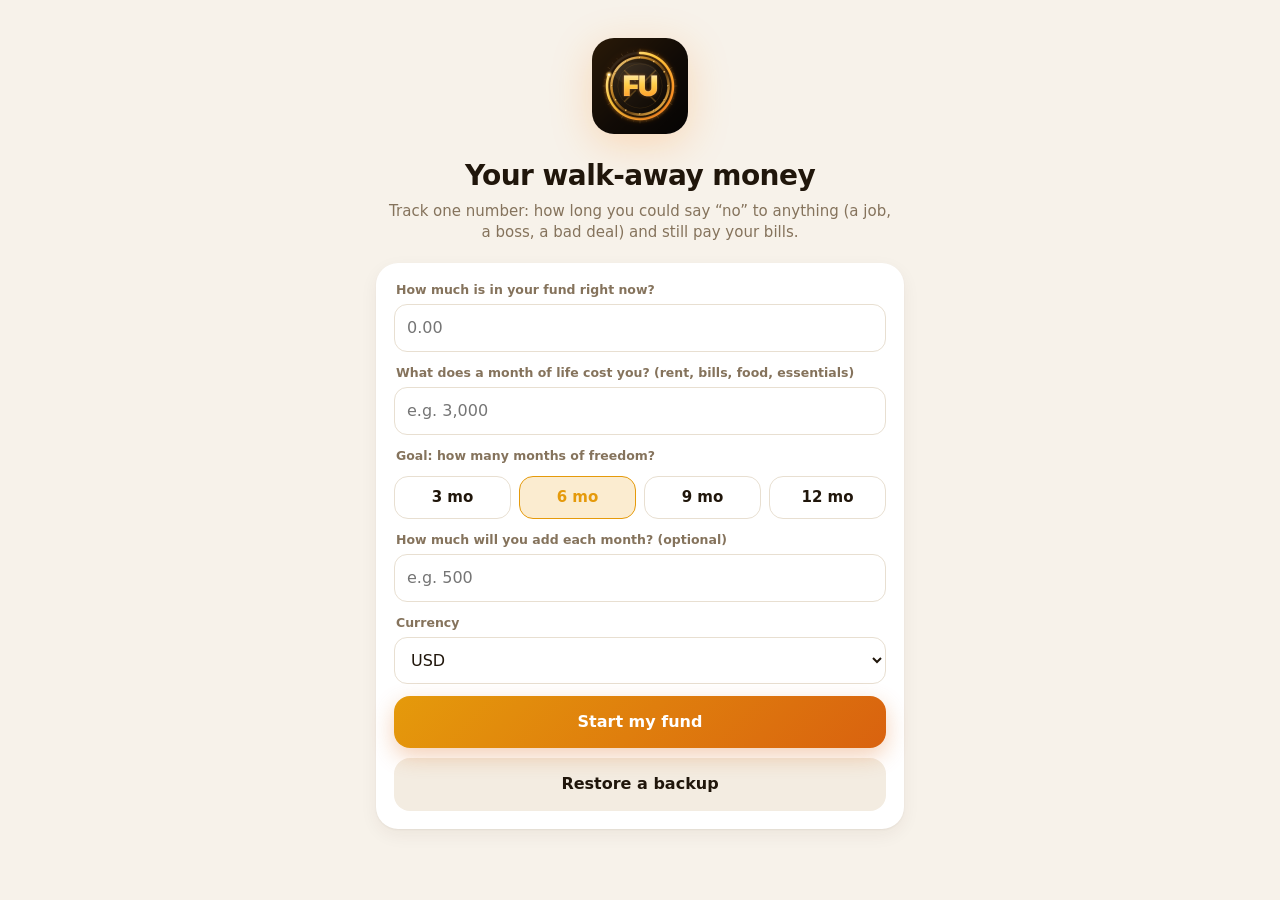
<file: fund/index.html>
<!doctype html>
<html lang="en">
<head>
<meta charset="utf-8">
<meta name="viewport" content="width=device-width,initial-scale=1,viewport-fit=cover">
<title>Fuck You Fund</title>
<meta name="description" content="Track one thing: your walk-away money.">
<meta name="theme-color" content="#0b0805">
<meta name="apple-mobile-web-app-capable" content="yes">
<meta name="mobile-web-app-capable" content="yes">
<meta name="apple-mobile-web-app-status-bar-style" content="black-translucent">
<meta name="apple-mobile-web-app-title" content="FU Fund">
<link rel="manifest" href="manifest.webmanifest">
<link rel="icon" href="icons/favicon-32.png" sizes="32x32">
<link rel="apple-touch-icon" href="icons/apple-touch-icon.png">
<style>
:root {
  --bg: #0b0805; --card: #17110b; --card2: #211910; --ink: #fbf3e6; --muted: #a8977f; --line: #2c2217;
  --gold: #ffc23d; --gold2: #ff8a1f; --gold-ink: #1d1203; --gold-soft: #3a2a12;
  --pos: #7fe0a8; --neg: #ff7b6b; --neg-soft: #3a1b16;
  --shadow: 0 1px 0 rgba(255,255,255,.03) inset;
  color-scheme: dark;
}
@media (prefers-color-scheme: light) {
  :root:not([data-theme="dark"]) {
    --bg: #f7f2ea; --card: #ffffff; --card2: #f3ece1; --ink: #20160b; --muted: #85735c; --line: #e8dfd1;
    --gold: #e59a0b; --gold2: #d9620f; --gold-ink: #ffffff; --gold-soft: #fbecd0;
    --pos: #1f8f55; --neg: #c9412f; --neg-soft: #fbe4e0; --shadow: 0 1px 2px rgba(60,40,10,.06), 0 6px 18px rgba(60,40,10,.06); color-scheme: light;
  }
}
:root[data-theme="light"] {
  --bg: #f7f2ea; --card: #ffffff; --card2: #f3ece1; --ink: #20160b; --muted: #85735c; --line: #e8dfd1;
  --gold: #e59a0b; --gold2: #d9620f; --gold-ink: #ffffff; --gold-soft: #fbecd0;
  --pos: #1f8f55; --neg: #c9412f; --neg-soft: #fbe4e0; --shadow: 0 1px 2px rgba(60,40,10,.06), 0 6px 18px rgba(60,40,10,.06); color-scheme: light;
}
* { box-sizing: border-box; -webkit-tap-highlight-color: transparent; }
html { touch-action: manipulation; -webkit-text-size-adjust: 100%; }
html, body { margin: 0; background: var(--bg); color: var(--ink); }
body { font: 15px/1.4 -apple-system, BlinkMacSystemFont, "SF Pro Text", "Segoe UI", Roboto, system-ui, sans-serif; -webkit-font-smoothing: antialiased; }
button, input, select { font: inherit; color: inherit; }
button { cursor: pointer; -webkit-user-select: none; user-select: none; }
.num { font-variant-numeric: tabular-nums; }
#app { max-width: 560px; margin: 0 auto; padding: calc(env(safe-area-inset-top) + 8px) 16px calc(40px + env(safe-area-inset-bottom)); }
header { display: flex; align-items: center; gap: 10px; padding: 10px 0 4px; }
header h1 { flex: 1; margin: 0; font-size: 26px; font-weight: 800; letter-spacing: -.02em; white-space: nowrap; overflow: hidden; text-overflow: ellipsis; }
.icon-btn { width: 40px; height: 40px; border-radius: 50%; border: 0; background: var(--card); box-shadow: var(--shadow); display: grid; place-items: center; flex: none; }
.icon-btn svg { width: 20px; height: 20px; stroke: currentColor; fill: none; stroke-width: 2; stroke-linecap: round; stroke-linejoin: round; }
.card { background: var(--card); border-radius: 22px; padding: 18px; margin: 12px 0; box-shadow: var(--shadow); }
.card h2 { margin: 0 0 12px; font-size: 13px; font-weight: 700; letter-spacing: .06em; text-transform: uppercase; color: var(--muted); display: flex; align-items: center; }
.card h2 .link { margin-left: auto; text-transform: none; letter-spacing: 0; font-size: 14px; color: var(--gold); background: none; border: 0; font-weight: 650; padding: 0; }
.muted { color: var(--muted); } .small { font-size: 13px; } .pos { color: var(--pos); } .neg { color: var(--neg); }
/* hero */
.hero { text-align: center; padding: 22px 18px 20px; background: radial-gradient(120% 90% at 50% 0%, var(--gold-soft), var(--card) 70%); }
.ring-wrap { position: relative; width: 250px; height: 250px; margin: 0 auto; }
.ring-wrap svg { width: 100%; height: 100%; transform: rotate(-90deg); overflow: visible; }
.ring-center { position: absolute; inset: 0; display: flex; flex-direction: column; align-items: center; justify-content: center; }
.ring-center .bal { font-size: 40px; font-weight: 800; letter-spacing: -.03em; line-height: 1.05; }
.ring-center .of { font-size: 13px; color: var(--muted); margin-top: 4px; }
.ring-center .pct { margin-top: 8px; font-size: 13px; font-weight: 750; background: var(--gold-soft); color: var(--gold); border-radius: 999px; padding: 4px 10px; }
.freedom { margin-top: 16px; font-size: 22px; font-weight: 800; letter-spacing: -.01em; }
.freedom small { display: block; font-size: 14px; font-weight: 500; color: var(--muted); margin-top: 4px; }
.actions { display: grid; grid-template-columns: 1fr 1fr; gap: 10px; margin-top: 18px; }
.btn { border: 0; border-radius: 16px; padding: 15px; font-weight: 750; font-size: 16px; background: linear-gradient(135deg, var(--gold), var(--gold2)); color: var(--gold-ink); box-shadow: 0 8px 22px color-mix(in srgb, var(--gold2) 30%, transparent); width: 100%; transition: transform .12s, opacity .12s; }
.btn.ghost { background: var(--card2); color: var(--ink); box-shadow: none; }
.btn.danger { background: var(--neg-soft); color: var(--neg); box-shadow: none; }
.btn:active { transform: scale(.97); opacity: .9; }
.btn:disabled { opacity: .45; }
/* plan */
.plan-line { font-size: 17px; font-weight: 650; line-height: 1.4; }
.plan-line b { color: var(--gold); }
.bar { position: relative; height: 12px; border-radius: 8px; background: var(--card2); margin: 16px 0 6px; overflow: visible; }
.bar > i { position: absolute; left: 0; top: 0; bottom: 0; border-radius: 8px; background: linear-gradient(90deg, var(--gold), var(--gold2)); }
.bar .mk { position: absolute; top: -4px; width: 2px; height: 20px; background: var(--muted); opacity: .5; }
.bar .mk span { position: absolute; top: 22px; left: 50%; transform: translateX(-50%); font-size: 11px; color: var(--muted); white-space: nowrap; }
/* milestones */
.ms { display: grid; grid-template-columns: repeat(4, 1fr); gap: 8px; }
.ms div { background: var(--card2); border-radius: 14px; padding: 10px 6px; text-align: center; font-size: 12px; color: var(--muted); font-weight: 600; }
.ms div b { display: block; font-size: 18px; color: var(--muted); margin-bottom: 2px; }
.ms div.on { background: var(--gold-soft); color: var(--gold); }
.ms div.on b { color: var(--ink); }
/* chart */
.seg { display: flex; background: var(--card2); border-radius: 12px; padding: 3px; gap: 2px; margin-top: 10px; }
.seg button { flex: 1; border: 0; background: none; border-radius: 9px; padding: 7px; font-weight: 650; font-size: 13.5px; color: var(--muted); }
.seg button.on { background: var(--card); color: var(--ink); box-shadow: 0 1px 3px rgba(0,0,0,.2); }
:root:not([data-theme="light"]) .seg button.on { background: #3a2c1c; }
@media (prefers-color-scheme: light) { :root:not([data-theme="dark"]) .seg button.on { background: #fff; } }
.chart { width: 100%; display: block; touch-action: pan-y; }
.chart text { fill: var(--muted); font-size: 10px; }
.readout { font-size: 13px; color: var(--muted); min-height: 40px; }
.readout b { display: block; font-size: 20px; color: var(--ink); }
/* history */
.list { list-style: none; margin: 0; padding: 0; }
.item { display: flex; align-items: center; gap: 12px; padding: 12px 2px; border-top: 1px solid var(--line); cursor: pointer; }
.item:first-child { border-top: 0; }
.item:active { opacity: .7; }
.dot { width: 36px; height: 36px; border-radius: 12px; display: grid; place-items: center; font-size: 17px; flex: none; background: var(--card2); }
.grow { flex: 1; min-width: 0; }
.item .t { font-weight: 600; white-space: nowrap; overflow: hidden; text-overflow: ellipsis; }
.item .s { font-size: 12.5px; color: var(--muted); }
.amt { font-weight: 700; white-space: nowrap; }
.empty { text-align: center; color: var(--muted); padding: 18px 8px; }
/* sheet */
.backdrop { position: fixed; inset: 0; background: rgba(0,0,0,.5); z-index: 40; animation: fade .2s; }
.sheet { position: fixed; z-index: 41; left: 0; right: 0; bottom: 0; margin: 0 auto; max-width: 560px; max-height: 92vh; max-height: 92dvh; overflow-y: auto; background: var(--bg); border-radius: 24px 24px 0 0; padding: 0 16px calc(22px + env(safe-area-inset-bottom)); animation: up .26s cubic-bezier(.2,.8,.2,1); overscroll-behavior: contain; }
.sheet-h { display: flex; align-items: center; position: sticky; top: 0; background: var(--bg); padding: 14px 0 10px; z-index: 2; }
.sheet-h h3 { flex: 1; margin: 0; text-align: center; font-size: 17px; }
.sheet-h button { width: 70px; border: 0; background: none; color: var(--gold); font-weight: 650; font-size: 15.5px; text-align: left; padding: 6px 0; }
.sheet-h .r { text-align: right; }
@keyframes up { from { transform: translateY(100%); } }
@keyframes fade { from { opacity: 0; } }
.amount-in { width: 100%; border: 0; background: none; font-size: 50px; font-weight: 800; text-align: center; letter-spacing: -.03em; outline: none; padding: 6px 0 2px; }
.amount-in.out { color: var(--neg); } .amount-in.in { color: var(--ink); }
.chips { display: flex; gap: 8px; justify-content: center; flex-wrap: wrap; margin: 6px 0 14px; }
.chip { border: 0; background: var(--card2); border-radius: 999px; padding: 8px 14px; font-weight: 650; font-size: 14px; }
.field { display: block; margin: 0 0 12px; }
.field > span { display: block; font-size: 12.5px; font-weight: 650; color: var(--muted); margin: 0 0 5px 2px; }
.input { width: 100%; border: 1px solid var(--line); background: var(--card); border-radius: 13px; padding: 12px; outline: none; font-size: 16px; }
.input:focus { border-color: var(--gold); }
.two { display: grid; grid-template-columns: 1fr 1fr; gap: 10px; }
.hint { font-size: 12.5px; color: var(--muted); margin: -4px 2px 12px; line-height: 1.45; }
.toggle { display: flex; align-items: center; gap: 10px; padding: 2px 2px 12px; }
.toggle input { width: 20px; height: 20px; accent-color: var(--gold2); }
.sec { font-size: 13px; font-weight: 700; letter-spacing: .06em; text-transform: uppercase; color: var(--muted); margin: 18px 2px 8px; }
#toast { position: fixed; left: 50%; bottom: calc(24px + env(safe-area-inset-bottom)); transform: translateX(-50%) translateY(20px); background: var(--ink); color: var(--bg); padding: 11px 16px; border-radius: 16px; font-weight: 650; font-size: 14px; opacity: 0; pointer-events: none; transition: .25s; z-index: 60; width: max-content; max-width: calc(100% - 32px); display: flex; gap: 12px; align-items: center; box-shadow: 0 8px 24px rgba(0,0,0,.3); }
#toast.show { opacity: 1; transform: translateX(-50%); pointer-events: auto; }
#toast button { border: 0; background: none; color: var(--gold2); font-weight: 800; padding: 0; }
.confetti { position: fixed; inset: 0; pointer-events: none; z-index: 70; overflow: hidden; }
.confetti i { position: absolute; top: -20px; width: 9px; height: 14px; border-radius: 2px; animation: fall 2.4s ease-in forwards; }
@keyframes fall { to { transform: translateY(110vh) rotate(720deg); opacity: .8; } }
.onboard { padding-top: 30px; text-align: center; }
.onboard img { width: 96px; height: 96px; border-radius: 22px; box-shadow: 0 10px 40px rgba(255,138,31,.25); }
.onboard h2 { font-size: 28px; margin: 16px 0 6px; letter-spacing: -.02em; }
.onboard .card { text-align: left; }
.goalpick { display: grid; grid-template-columns: repeat(4, 1fr); gap: 8px; margin-bottom: 12px; }
.goalpick button { border: 1px solid var(--line); background: var(--card); border-radius: 14px; padding: 10px 4px; font-weight: 700; }
.goalpick button.on { border-color: var(--gold); background: var(--gold-soft); color: var(--gold); }
</style>
</head>
<body>
<div id="app"></div>
<div id="sheet-root"></div>
<div id="toast" role="status" aria-live="polite"></div>
<script>
'use strict';
/* ===== tiny helpers ===== */
const $ = (s, r = document) => r.querySelector(s);
const esc = s => String(s ?? '').replace(/[&<>"']/g, c => ({ '&': '&amp;', '<': '&lt;', '>': '&gt;', '"': '&quot;', "'": '&#39;' }[c]));
const uid = () => Math.random().toString(36).slice(2, 9) + Date.now().toString(36).slice(-4);
const pad = n => String(n).padStart(2, '0');
const ymd = d => `${d.getFullYear()}-${pad(d.getMonth() + 1)}-${pad(d.getDate())}`;
const parseD = s => { const [y, m, d] = s.split('-').map(Number); return new Date(y, m - 1, d); };
const today = () => ymd(new Date());
const addDays = (s, n) => { const d = parseD(s); d.setDate(d.getDate() + n); return ymd(d); };
const addMonths = (s, n, day) => { const d = parseD(s); const t = new Date(d.getFullYear(), d.getMonth() + n, 1); const last = new Date(t.getFullYear(), t.getMonth() + 1, 0).getDate(); t.setDate(Math.min(day || d.getDate(), last)); return ymd(t); };
const isValidDate = s => /^\d{4}-\d{2}-\d{2}$/.test(s || '') && ymd(parseD(s)) === s;
const round2 = v => Math.round(v * 100) / 100;
const fmtD = (s, o = { month: 'short', day: 'numeric', year: 'numeric' }) => parseD(s).toLocaleDateString(undefined, o);
function parseAmount(raw) {
  let s = String(raw ?? '').trim().replace(/[\s  ']/g, ''); const neg = /^-|^\(/.test(s);
  s = s.replace(/[^\d.,]/g, ''); if (!s) return NaN;
  const lc = s.lastIndexOf(','), ld = s.lastIndexOf('.');
  if (lc > -1 && ld > -1) s = lc > ld ? s.replace(/\./g, '').replace(',', '.') : s.replace(/,/g, '');
  else if (lc > -1) s = (s.split(',').length > 2 || s.length - lc - 1 === 3) ? s.replace(/,/g, '') : s.replace(',', '.');
  const v = parseFloat(s); return isNaN(v) ? NaN : neg ? -v : v;
}
const fc = {};
function money(v, opt = {}) {
  const k = DB.currency + JSON.stringify(opt);
  if (!fc[k]) { const o = { style: 'currency', currency: DB.currency }; if (opt.whole) { o.maximumFractionDigits = 0; o.minimumFractionDigits = 0; } if (opt.sign) o.signDisplay = 'exceptZero'; try { fc[k] = new Intl.NumberFormat(undefined, o); } catch (e) { fc[k] = { format: x => '$' + x.toFixed(2) }; } }
  return fc[k].format(Object.is(v, -0) ? 0 : v);
}
const CURRENCIES = (() => { try { return Intl.supportedValuesOf('currency'); } catch (e) { return ['USD', 'EUR', 'GBP', 'CAD', 'AUD', 'NZD', 'JPY', 'CHF', 'INR', 'MXN', 'BRL', 'ZAR', 'SGD', 'SEK', 'NOK', 'DKK']; } })();
function guessCurrency() { try { const r = new Intl.Locale(navigator.language || 'en-US').maximize().region; return ({ US: 'USD', GB: 'GBP', CA: 'CAD', AU: 'AUD', NZ: 'NZD', IN: 'INR', JP: 'JPY', CH: 'CHF', MX: 'MXN', BR: 'BRL', ZA: 'ZAR', SG: 'SGD', SE: 'SEK', NO: 'NOK', DK: 'DKK' })[r] || (['DE', 'FR', 'ES', 'IT', 'NL', 'IE', 'PT', 'BE', 'AT', 'FI', 'GR'].includes(r) ? 'EUR' : 'USD'); } catch (e) { return 'USD'; } }

/* ===== storage: localStorage + IndexedDB mirror ===== */
const KEY = 'fu-fund-v1';
let DB = null;
function blank() { return { v: 1, setup: false, name: 'Fuck You Fund', currency: guessCurrency(), monthly: 0, goalMode: 'months', goalMonths: 6, goalAmount: 0, contrib: { amount: 0, day: 1, auto: false, next: null }, entries: [], celebrated: [], theme: 'auto', range: '1Y', installedAt: Date.now() }; }
function load() { try { DB = JSON.parse(localStorage.getItem(KEY)); } catch (e) { DB = null; } if (!DB || !Array.isArray(DB.entries)) DB = blank(); }
let idbTimer = null, pending = null;
function save() {
  DB.savedAt = Date.now(); const j = JSON.stringify(DB);
  try { localStorage.setItem(KEY, j); } catch (e) { }
  pending = j; clearTimeout(idbTimer); idbTimer = setTimeout(flush, 250);
}
function idb() { return new Promise((res, rej) => { if (!('indexedDB' in window)) return rej(); const r = indexedDB.open('fu-fund', 1); r.onupgradeneeded = () => r.result.createObjectStore('kv'); r.onsuccess = () => res(r.result); r.onerror = () => rej(r.error); }); }
function flush() { if (pending == null) return; const j = pending; pending = null; idb().then(db => { const tx = db.transaction('kv', 'readwrite'); tx.objectStore('kv').put(j, KEY); tx.oncomplete = () => db.close(); }).catch(() => { }); }
async function recover() {
  try {
    const db = await idb(); const j = await new Promise(r => { const q = db.transaction('kv').objectStore('kv').get(KEY); q.onsuccess = () => r(q.result); q.onerror = () => r(null); }); db.close();
    if (!j) return false; const d = JSON.parse(j);
    if (d && Array.isArray(d.entries) && (d.savedAt || 0) > (DB.savedAt || 0) && (d.setup || !DB.setup)) { DB = d; try { localStorage.setItem(KEY, j); } catch (e) { } return true; }
  } catch (e) { } return false;
}
addEventListener('pagehide', flush); document.addEventListener('visibilitychange', () => { if (document.hidden) flush(); });

/* ===== model ===== */
const balance = (upTo) => round2(DB.entries.reduce((s, e) => (!upTo || e.date <= upTo) ? s + e.amount : s, 0));
const goal = () => DB.goalMode === 'months' ? (DB.monthly || 0) * (DB.goalMonths || 0) : (DB.goalAmount || 0);
const monthsOf = v => DB.monthly > 0 ? v / DB.monthly : null;
function walkAwayDate(months) { const whole = Math.floor(months); const d = addMonths(today(), whole, parseD(today()).getDate()); return addDays(d, Math.round((months - whole) * 30.44)); }
function monthsText(m) { if (m == null) return ''; if (m < 1) { const d = Math.round(m * 30.44); return `${d} day${d === 1 ? '' : 's'}`; } const r = Math.round(m * 10) / 10; return `${r % 1 ? r.toFixed(1) : r} month${r === 1 ? '' : 's'}`; }
function avgMonthlyNet() { const since = addDays(today(), -90); const s = DB.entries.filter(e => e.date >= since).reduce((a, e) => a + e.amount, 0); return s / 3; }
function eta() {
  const g = goal(), b = balance(); if (!g || b >= g) return null;
  const rate = DB.contrib.amount > 0 ? DB.contrib.amount : avgMonthlyNet();
  if (!(rate > 0)) return { none: true };
  const n = Math.ceil((g - b) / rate);
  return { months: n, date: addMonths(today(), n), rate, planned: DB.contrib.amount > 0 };
}
function milestones() {
  const g = goal();
  if (DB.monthly > 0) { const goalM = DB.goalMode === 'months' ? DB.goalMonths : Math.max(1, Math.round(g / DB.monthly)); const set = [...[1, 3, 6, 12, 24].filter(m => m < goalM).slice(-3), goalM]; return set.map(m => ({ key: 'm' + m, label: m >= 12 && m % 12 === 0 ? `${m / 12} yr` : `${m} mo`, amount: m * DB.monthly, sub: m === goalM ? 'Goal' : 'freedom' })); }
  if (!g) return [];
  return [.25, .5, .75, 1].map(p => ({ key: 'p' + p, label: p === 1 ? '100%' : `${p * 100}%`, amount: g * p, sub: p === 1 ? 'Goal' : 'of goal' }));
}
function processAuto() {
  const c = DB.contrib; let n = 0;
  if (!c.auto || !(c.amount > 0) || !c.next) return 0;
  let g = 0; while (c.next <= today() && g++ < 240) { DB.entries.push({ id: uid(), date: c.next, amount: round2(c.amount), note: 'Monthly contribution', auto: true, created: Date.now() + n }); n++; c.next = addMonths(c.next, 1, c.day); }
  return n;
}
function checkMilestones(prevBal) {
  const b = balance(); const hit = milestones().filter(m => m.amount > 0 && b >= m.amount && prevBal < m.amount && !DB.celebrated.includes(m.key));
  if (!hit.length) return;
  hit.forEach(m => DB.celebrated.push(m.key)); save();
  const top = hit[hit.length - 1];
  confetti(); toast(top.sub === 'Goal' ? `🎉 Goal reached! You're free.` : DB.monthly > 0 ? `🎉 ${top.label.replace('mo', 'months').replace('yr', 'year')} of freedom saved!` : `🎉 ${top.label} of your goal!`);
}

/* ===== UI ===== */
const GEAR = '<svg viewBox="0 0 24 24"><circle cx="12" cy="12" r="3"/><path d="M19.4 15a1.7 1.7 0 0 0 .3 1.8l.1.1a2 2 0 1 1-2.8 2.8l-.1-.1a1.7 1.7 0 0 0-1.8-.3 1.7 1.7 0 0 0-1 1.5V21a2 2 0 1 1-4 0v-.1a1.7 1.7 0 0 0-1.1-1.5 1.7 1.7 0 0 0-1.8.3l-.1.1a2 2 0 1 1-2.8-2.8l.1-.1a1.7 1.7 0 0 0 .3-1.8 1.7 1.7 0 0 0-1.5-1H3a2 2 0 1 1 0-4h.1a1.7 1.7 0 0 0 1.5-1.1 1.7 1.7 0 0 0-.3-1.8l-.1-.1a2 2 0 1 1 2.8-2.8l.1.1a1.7 1.7 0 0 0 1.8.3H9a1.7 1.7 0 0 0 1-1.5V3a2 2 0 1 1 4 0v.1a1.7 1.7 0 0 0 1 1.5 1.7 1.7 0 0 0 1.8-.3l.1-.1a2 2 0 1 1 2.8 2.8l-.1.1a1.7 1.7 0 0 0-.3 1.8V9a1.7 1.7 0 0 0 1.5 1H21a2 2 0 1 1 0 4h-.1a1.7 1.7 0 0 0-1.5 1z"/></svg>';
let showAll = false, chartPts = [];
function render() {
  if (!DB.setup) return renderOnboard();
  const b = balance(), g = goal(), p = g > 0 ? Math.min(1, Math.max(0, b / g)) : 0, m = monthsOf(b);
  const R = 108, C = 2 * Math.PI * R;
  const e = eta(), ms = milestones();
  const sorted = [...DB.entries].sort((a, z) => z.date.localeCompare(a.date) || (z.created || 0) - (a.created || 0));
  const shown = showAll ? sorted : sorted.slice(0, 8);
  $('#app').innerHTML = `
  <header><h1>${esc(DB.name)}</h1><button class="icon-btn" data-act="settings" aria-label="Settings">${GEAR}</button></header>
  <section class="card hero">
    <div class="ring-wrap"><svg viewBox="0 0 250 250"><defs><linearGradient id="rg" x1="0" y1="0" x2="1" y2="1"><stop offset="0" stop-color="#ffe08a"/><stop offset=".5" stop-color="var(--gold)"/><stop offset="1" stop-color="var(--gold2)"/></linearGradient></defs>
      <circle cx="125" cy="125" r="${R}" fill="none" stroke="var(--card2)" stroke-width="16"/>
      <circle cx="125" cy="125" r="${R}" fill="none" stroke="url(#rg)" stroke-width="16" stroke-linecap="round" stroke-dasharray="${(C * p).toFixed(1)} ${C.toFixed(1)}" style="filter:drop-shadow(0 0 8px color-mix(in srgb, var(--gold2) 55%, transparent))"/></svg>
      <div class="ring-center"><div class="bal num">${money(b, { whole: Math.abs(b) >= 10000 })}</div><div class="of num">${g > 0 ? `of ${money(g, { whole: true })} goal` : 'no goal set'}</div>${g > 0 ? `<div class="pct num">${b >= g ? 'Goal reached 🎉' : Math.floor(p * 100) + '%'}</div>` : ''}</div></div>
    ${m != null ? `<div class="freedom num">🕊️ ${monthsText(Math.max(0, m))} of freedom<small>${b > 0 ? `If you walked away today, this covers you until <b>${fmtD(walkAwayDate(m))}</b>.` : 'Add money to start buying back your time.'}</small></div>`
      : `<div class="freedom" style="font-size:16px"><small>Set your monthly cost of living in ⚙ to see how many months of freedom this buys.</small></div>`}
    <div class="actions"><button class="btn" data-act="add">＋ Add money</button><button class="btn ghost" data-act="out">− Take out</button></div>
  </section>
  ${g > 0 ? `<section class="card"><h2>Your plan<button class="link" data-act="settings">Edit</button></h2>
    <div class="plan-line">${b >= g ? `You've hit your goal of <b>${money(g, { whole: true })}</b>. Anything more is extra freedom.` : e && !e.none ? `At <b>${money(e.rate, { whole: true })}/month</b> you'll reach your goal in <b>${e.months} month${e.months === 1 ? '' : 's'}</b>, around <b>${fmtD(e.date, { month: 'long', year: 'numeric' })}</b>.${e.planned ? '' : ' <span class="muted small">(your average over the last 3 months)</span>'}` : `<b>${money(g - b, { whole: true })}</b> to go. Set a monthly contribution to see when you'll get there.`}</div>
    <div class="bar"><i style="width:${(p * 100).toFixed(1)}%"></i>${ms.filter(x => x.amount < g).map(x => `<span class="mk" style="left:${(x.amount / g * 100).toFixed(1)}%"><span>${x.label}</span></span>`).join('')}</div>
    <div class="small muted" style="margin-top:22px;display:flex;justify-content:space-between"><span class="num">${money(b, { whole: true })} saved</span><span class="num">${money(Math.max(0, g - b), { whole: true })} to go</span></div>
  </section>` : ''}
  ${ms.length ? `<section class="card"><h2>Milestones</h2><div class="ms" style="grid-template-columns:repeat(${ms.length},1fr)">${ms.map(x => `<div class="${b >= x.amount && x.amount > 0 ? 'on' : ''}"><b>${b >= x.amount && x.amount > 0 ? '✓' : x.label}</b>${b >= x.amount && x.amount > 0 ? x.label : x.sub}</div>`).join('')}</div></section>` : ''}
  <section class="card"><h2>Growth</h2><div class="readout" id="readout"></div><div id="chart"></div>
    <div class="seg">${['3M', '1Y', 'All'].map(r => `<button class="${DB.range === r ? 'on' : ''}" data-act="range" data-r="${r}">${r}</button>`).join('')}</div></section>
  <section class="card"><h2>History${sorted.length > 8 ? `<button class="link" data-act="all">${showAll ? 'Show less' : `Show all ${sorted.length}`}</button>` : ''}</h2>
    ${sorted.length ? `<ul class="list">${shown.map(x => `<li class="item" data-act="edit" data-id="${x.id}"><div class="dot">${x.amount >= 0 ? (x.auto ? '🔁' : '💰') : '💸'}</div><div class="grow"><div class="t">${esc(x.note || (x.amount >= 0 ? 'Added' : 'Taken out'))}</div><div class="s">${fmtD(x.date)}</div></div><div class="amt num ${x.amount >= 0 ? 'pos' : 'neg'}">${money(x.amount, { sign: true })}</div></li>`).join('')}</ul>` : '<div class="empty">Nothing yet. Every deposit is a little more freedom.</div>'}
  </section>
  ${DB.entries.length >= 6 && (!DB.lastBackup || Date.now() - DB.lastBackup > 30 * 864e5) && Date.now() - (DB.installedAt || 0) > 14 * 864e5 ? `<section class="card" style="display:flex;gap:12px;align-items:center"><div class="dot">💾</div><div class="grow"><b>Back up your fund</b><div class="small muted">Keeps your history safe if you change phones.</div></div><button class="btn ghost" style="width:auto;padding:10px 14px" data-act="backup">Back up</button></section>` : ''}
  <div class="small muted" style="text-align:center;margin-top:18px">Private. Stored only on this device.</div>`;
  drawChart();
}
function series() {
  const t = today(); const first = DB.entries.reduce((m, e) => e.date < m ? e.date : m, t);
  const from = DB.range === '3M' ? addDays(t, -90) : DB.range === '1Y' ? addDays(t, -364) : first;
  const start = from < first ? from : from; const delta = {}; let v = 0;
  for (const e of DB.entries) { if (e.date < start) v += e.amount; else if (e.date <= t) delta[e.date] = (delta[e.date] || 0) + e.amount; }
  const pts = []; for (let d = start; d <= t; d = addDays(d, 1)) { v += delta[d] || 0; pts.push({ d, v: round2(v) }); }
  if (pts.length < 2) pts.unshift({ d: addDays(start, -1), v: 0 });
  return pts;
}
function drawChart() {
  const pts = chartPts = series(); const W = 340, H = 150, P = { t: 10, b: 20 };
  const g = goal(); let min = Math.min(0, ...pts.map(p => p.v)), max = Math.max(...pts.map(p => p.v), g > 0 && g < Math.max(...pts.map(p => p.v)) * 1.6 ? g : 0, 1);
  const X = i => i / (pts.length - 1) * W, Y = v => P.t + (1 - (v - min) / (max - min)) * (H - P.t - P.b);
  const d = pts.map((p, i) => (i ? 'L' : 'M') + X(i).toFixed(1) + ' ' + Y(p.v).toFixed(1)).join('');
  const lab = i => fmtD(pts[i].d, DB.range === '3M' ? { month: 'short', day: 'numeric' } : { month: 'short', year: '2-digit' });
  const goalLine = g > 0 && g <= max ? `<line x1="0" x2="${W}" y1="${Y(g)}" y2="${Y(g)}" stroke="var(--gold)" stroke-dasharray="4 4" opacity=".6"/><text x="${W}" y="${Y(g) - 4}" text-anchor="end">goal</text>` : '';
  $('#chart').innerHTML = `<svg class="chart" viewBox="0 0 ${W} ${H}" id="chartsvg"><defs><linearGradient id="ar" x1="0" y1="0" x2="0" y2="1"><stop offset="0" stop-color="var(--gold)" stop-opacity=".35"/><stop offset="1" stop-color="var(--gold)" stop-opacity="0"/></linearGradient></defs>${goalLine}
    <path d="${d}L${W} ${H - P.b}L0 ${H - P.b}Z" fill="url(#ar)"/><path d="${d}" fill="none" stroke="var(--gold)" stroke-width="2.6" stroke-linejoin="round"/>
    <text x="0" y="${H - 4}">${lab(0)}</text><text x="${W / 2}" y="${H - 4}" text-anchor="middle">${lab(Math.floor(pts.length / 2))}</text><text x="${W}" y="${H - 4}" text-anchor="end">${lab(pts.length - 1)}</text>
    <g id="cur" style="display:none"><line y1="${P.t}" y2="${H - P.b}" stroke="var(--muted)"/><circle r="5" fill="var(--gold)" stroke="var(--card)" stroke-width="2"/></g></svg>`;
  const first = pts[0].v, last = pts[pts.length - 1].v, ch = last - first;
  const def = `<b class="num">${money(last)}</b>${Math.abs(ch) >= .005 ? `<span class="${ch > 0 ? 'pos' : 'neg'} num">${money(ch, { sign: true })}</span> over ${DB.range === 'All' ? 'all time' : 'the past ' + (DB.range === '3M' ? '3 months' : 'year')}` : 'No change in this range'}`;
  $('#readout').innerHTML = def;
  const svg = $('#chartsvg'), cur = $('#cur');
  const show = ev => { const r = svg.getBoundingClientRect(); const i = Math.max(0, Math.min(pts.length - 1, Math.round((ev.clientX - r.left) / r.width * (pts.length - 1)))); cur.style.display = ''; cur.querySelector('line').setAttribute('x1', X(i)); cur.querySelector('line').setAttribute('x2', X(i)); const c = cur.querySelector('circle'); c.setAttribute('cx', X(i)); c.setAttribute('cy', Y(pts[i].v)); $('#readout').innerHTML = `<b class="num">${money(pts[i].v)}</b>${fmtD(pts[i].d, { weekday: 'short', month: 'short', day: 'numeric', year: 'numeric' })}`; };
  const hide = () => { cur.style.display = 'none'; $('#readout').innerHTML = def; };
  svg.addEventListener('pointerdown', show); svg.addEventListener('pointermove', e => { if (e.pointerType === 'mouse' || e.buttons) show(e); }); svg.addEventListener('pointerleave', hide); svg.addEventListener('pointerup', e => { if (e.pointerType !== 'mouse') setTimeout(hide, 1500); });
}

/* ===== onboarding ===== */
function renderOnboard() {
  const st = { months: 6 };
  $('#app').innerHTML = `<div class="onboard"><img src="icons/icon-192.png" alt=""><h2>Your walk-away money</h2>
    <p class="muted" style="margin:0 12px">Track one number: how long you could say “no” to anything (a job, a boss, a bad deal) and still pay your bills.</p>
    <div class="card" style="margin-top:20px">
      <label class="field"><span>How much is in your fund right now?</span><input class="input num" id="ob-bal" inputmode="decimal" placeholder="0.00"></label>
      <label class="field"><span>What does a month of life cost you? (rent, bills, food, essentials)</span><input class="input num" id="ob-mo" inputmode="decimal" placeholder="e.g. 3,000"></label>
      <div class="field"><span>Goal: how many months of freedom?</span></div>
      <div class="goalpick" id="ob-goal">${[3, 6, 9, 12].map(m => `<button data-m="${m}" class="${m === 6 ? 'on' : ''}">${m} mo</button>`).join('')}</div>
      <label class="field"><span>How much will you add each month? (optional)</span><input class="input num" id="ob-c" inputmode="decimal" placeholder="e.g. 500"></label>
      <label class="field"><span>Currency</span><select class="input" id="ob-cur">${CURRENCIES.map(c => `<option ${c === DB.currency ? 'selected' : ''}>${c}</option>`).join('')}</select></label>
      <button class="btn" id="ob-go">Start my fund</button>
      <label class="btn ghost" style="display:block;text-align:center;margin-top:10px;cursor:pointer">Restore a backup<input type="file" id="ob-restore" hidden accept=".json,application/json"></label>
    </div></div>`;
  $('#ob-goal').onclick = e => { const b = e.target.closest('[data-m]'); if (!b) return; st.months = +b.dataset.m; [...$('#ob-goal').children].forEach(x => x.classList.toggle('on', x === b)); };
  $('#ob-restore').onchange = e => restore(e.target.files[0]);
  $('#ob-go').onclick = () => {
    DB.currency = $('#ob-cur').value; Object.keys(fc).forEach(k => delete fc[k]);
    const bal = parseAmount($('#ob-bal').value), mo = Math.abs(parseAmount($('#ob-mo').value)), c = Math.abs(parseAmount($('#ob-c').value));
    DB.monthly = mo > 0 ? round2(mo) : 0; DB.goalMode = DB.monthly > 0 ? 'months' : 'amount'; DB.goalMonths = st.months;
    if (bal) DB.entries.push({ id: uid(), date: today(), amount: round2(bal), note: 'Starting balance', created: Date.now() });
    if (c > 0) { DB.contrib = { amount: round2(c), day: parseD(today()).getDate() > 28 ? 1 : parseD(today()).getDate(), auto: false, next: null }; }
    DB.setup = true;
    // milestones already covered by the starting balance don't celebrate
    milestones().forEach(m => { if (balance() >= m.amount && m.amount > 0) DB.celebrated.push(m.key); });
    save(); render(); scrollTo(0, 0); toast('Your fund is set up');
  };
}

/* ===== sheets ===== */
function openSheet(title, html, mount) {
  closeSheet();
  $('#sheet-root').innerHTML = `<div class="backdrop" data-close></div><div class="sheet" role="dialog" aria-label="${esc(title)}"><div class="sheet-h"><button data-close>Cancel</button><h3>${esc(title)}</h3><span style="width:70px"></span></div><div class="sb">${html}</div></div>`;
  $('#sheet-root').onclick = e => { if (e.target.closest('[data-close]')) closeSheet(); };
  document.body.style.overflow = 'hidden'; $('#toast').classList.remove('show');
  const el = $('.sheet'); if (mount) mount(el); return el;
}
function closeSheet() { $('#sheet-root').innerHTML = ''; document.body.style.overflow = ''; }
function entrySheet(kind, entry) {
  const out = entry ? entry.amount < 0 : kind === 'out';
  const recent = [...new Set(DB.entries.filter(e => (e.amount < 0) === out && e.note !== 'Starting balance').map(e => Math.abs(e.amount)))].slice(-3);
  const quick = [...new Set([...(out ? [] : [50, 100, 250, 500]), ...recent])].slice(0, 5);
  openSheet(entry ? 'Edit entry' : out ? 'Take money out' : 'Add money', `
    <input class="amount-in num ${out ? 'out' : 'in'}" id="e-amt" inputmode="decimal" placeholder="0" value="${entry ? Math.abs(entry.amount) : ''}" autocomplete="off">
    <div class="chips">${quick.map(q => `<button class="chip num" data-q="${q}">${money(q, { whole: q % 1 === 0 })}</button>`).join('')}</div>
    <label class="field"><span>Note</span><input class="input" id="e-note" placeholder="${out ? 'e.g. Car repair' : 'e.g. Paycheck, bonus, side gig'}" value="${esc(entry ? entry.note : '')}"></label>
    <div class="two"><label class="field"><span>Date</span><input class="input" type="date" id="e-date" value="${entry ? entry.date : today()}"></label>
      <label class="field"><span>Type</span><select class="input" id="e-kind"><option value="in" ${!out ? 'selected' : ''}>Added</option><option value="out" ${out ? 'selected' : ''}>Taken out</option></select></label></div>
    ${out && !entry ? `<div class="hint">Taking money out is fine; that's what it's for. The app just shows how much freedom it costs.</div><div class="hint" id="e-impact"></div>` : ''}
    <button class="btn" id="e-save">${entry ? 'Save' : out ? 'Take out' : 'Add to fund'}</button>
    ${entry ? '<button class="btn danger" id="e-del" style="margin-top:10px">Delete entry</button>' : ''}`, el => {
    const amt = $('#e-amt', el); if (!entry) setTimeout(() => amt.focus(), 80);
    const impact = () => { const box = $('#e-impact', el); if (!box || !(DB.monthly > 0)) return; const v = Math.abs(parseAmount(amt.value)); box.textContent = v ? `That's ${monthsText(v / DB.monthly)} of freedom.` : ''; };
    amt.oninput = impact;
    $('#e-kind', el).onchange = e => amt.className = 'amount-in num ' + (e.target.value === 'out' ? 'out' : 'in');
    el.addEventListener('click', e => { const q = e.target.closest('[data-q]'); if (q) { amt.value = q.dataset.q; impact(); } });
    $('#e-save', el).onclick = () => {
      const v = Math.abs(parseAmount(amt.value)); if (!v) { toast('Enter an amount'); amt.focus(); return; }
      const signed = round2($('#e-kind', el).value === 'out' ? -v : v);
      const d = isValidDate($('#e-date', el).value) ? $('#e-date', el).value : today();
      const prev = balance();
      if (entry) Object.assign(entry, { amount: signed, date: d, note: $('#e-note', el).value.trim() });
      else DB.entries.push({ id: uid(), date: d, amount: signed, note: $('#e-note', el).value.trim(), created: Date.now() });
      save(); closeSheet(); render();
      if (!entry) { const added = DB.entries[DB.entries.length - 1]; toast(signed > 0 ? `Added ${money(signed)}` : `Took out ${money(-signed)}`, 'Undo', () => { DB.entries = DB.entries.filter(x => x !== added); save(); render(); }); }
      else toast('Saved');
      checkMilestones(prev);
    };
    if (entry) $('#e-del', el).onclick = () => { const removed = entry; DB.entries = DB.entries.filter(x => x !== entry); save(); closeSheet(); render(); toast('Deleted', 'Undo', () => { DB.entries.push(removed); save(); render(); }); };
  });
}
function settingsSheet() {
  const c = DB.contrib;
  openSheet('Settings', `
    <label class="field"><span>Name</span><input class="input" id="s-name" value="${esc(DB.name)}"></label>
    <div class="sec">Your numbers</div>
    <label class="field"><span>Monthly cost of living</span><input class="input num" id="s-mo" inputmode="decimal" value="${DB.monthly || ''}" placeholder="e.g. 3,000"></label>
    <div class="hint">Rent, bills, food, insurance: what you'd need each month if your income stopped. Used for “months of freedom”.</div>
    <label class="field"><span>Goal</span><select class="input" id="s-gm"><option value="months" ${DB.goalMode === 'months' ? 'selected' : ''}>Months of living costs</option><option value="amount" ${DB.goalMode === 'amount' ? 'selected' : ''}>A set amount</option></select></label>
    <div id="s-gwrap"></div>
    <div class="sec">Monthly contribution</div>
    <div class="two"><label class="field"><span>Amount</span><input class="input num" id="s-c" inputmode="decimal" value="${c.amount || ''}" placeholder="e.g. 500"></label>
      <label class="field"><span>Day of month</span><select class="input" id="s-cd">${Array.from({ length: 28 }, (_, i) => `<option ${c.day === i + 1 ? 'selected' : ''}>${i + 1}</option>`).join('')}</select></label></div>
    <label class="toggle"><input type="checkbox" id="s-auto" ${c.auto ? 'checked' : ''}><span>Add it automatically each month</span></label>
    <div class="hint">Turn this on if the money moves to your fund automatically (e.g. a scheduled transfer at your bank). Leave it off to add each deposit yourself. The amount is still used to predict when you'll hit your goal.</div>
    <div class="sec">App</div>
    <div class="two"><label class="field"><span>Currency</span><select class="input" id="s-cur">${CURRENCIES.map(x => `<option ${x === DB.currency ? 'selected' : ''}>${x}</option>`).join('')}</select></label>
      <label class="field"><span>Theme</span><select class="input" id="s-theme">${[['auto', 'System'], ['dark', 'Dark'], ['light', 'Light']].map(([k, l]) => `<option value="${k}" ${DB.theme === k ? 'selected' : ''}>${l}</option>`).join('')}</select></label></div>
    <button class="btn" id="s-save">Save</button>
    <div class="sec">Your data</div>
    <div class="hint">Everything is stored only on this device, saved in two places. Back up to keep it safe or move to a new phone.</div>
    <div class="two"><button class="btn ghost" id="s-backup">Back up</button><label class="btn ghost" style="text-align:center;cursor:pointer">Restore<input type="file" id="s-restore" hidden accept=".json,application/json"></label></div>
    <button class="btn ghost" id="s-csv" style="margin-top:10px">Export CSV</button>
    <button class="btn danger" id="s-reset" style="margin-top:10px">Erase everything</button>`, el => {
    const gw = () => { $('#s-gwrap', el).innerHTML = $('#s-gm', el).value === 'months' ? `<label class="field"><span>Months of freedom to aim for</span><input class="input num" id="s-gmo" type="number" min="1" max="60" value="${DB.goalMonths || 6}"></label>` : `<label class="field"><span>Goal amount</span><input class="input num" id="s-ga" inputmode="decimal" value="${DB.goalAmount || ''}" placeholder="e.g. 20,000"></label>`; };
    gw(); $('#s-gm', el).onchange = gw;
    $('#s-save', el).onclick = () => {
      DB.name = $('#s-name', el).value.trim() || 'Fuck You Fund';
      DB.monthly = Math.abs(parseAmount($('#s-mo', el).value)) || 0;
      DB.goalMode = $('#s-gm', el).value;
      if (DB.goalMode === 'months') DB.goalMonths = Math.max(1, Math.min(60, +($('#s-gmo', el).value) || 6)); else DB.goalAmount = Math.abs(parseAmount($('#s-ga', el).value)) || 0;
      const amt = Math.abs(parseAmount($('#s-c', el).value)) || 0, day = +$('#s-cd', el).value, auto = $('#s-auto', el).checked;
      const wasAuto = DB.contrib.auto;
      DB.contrib = { amount: round2(amt), day, auto: auto && amt > 0, next: DB.contrib.next };
      if (DB.contrib.auto && (!wasAuto || !DB.contrib.next || parseD(DB.contrib.next).getDate() !== day)) { const t = today(); let n = ymd(new Date(parseD(t).getFullYear(), parseD(t).getMonth(), day)); if (n <= t) n = addMonths(n, 1, day); DB.contrib.next = n; }
      DB.currency = $('#s-cur', el).value; Object.keys(fc).forEach(k => delete fc[k]);
      DB.theme = $('#s-theme', el).value; theme();
      const prev = balance(); processAuto(); save(); closeSheet(); render(); toast('Saved'); checkMilestones(prev);
    };
    $('#s-backup', el).onclick = backup;
    $('#s-restore', el).onchange = e => restore(e.target.files[0]);
    $('#s-csv', el).onclick = () => { const rows = [['date', 'amount', 'note'], ...[...DB.entries].sort((a, b) => a.date.localeCompare(b.date)).map(e => [e.date, e.amount.toFixed(2), e.note || ''])]; download('fu-fund.csv', rows.map(r => r.map(x => /[",\n]/.test(x) ? '"' + String(x).replace(/"/g, '""') + '"' : x).join(',')).join('\n'), 'text/csv'); };
    $('#s-reset', el).onclick = () => { if (!confirm('Erase your fund and all its history from this device? This can’t be undone.')) return; DB = blank(); save(); closeSheet(); render(); };
  });
}
function download(name, text, type) { const a = document.createElement('a'); a.href = URL.createObjectURL(new Blob([text], { type })); a.download = name; document.body.appendChild(a); a.click(); setTimeout(() => { URL.revokeObjectURL(a.href); a.remove(); }, 500); }
async function backup() {
  DB.lastBackup = Date.now(); save();
  const name = `fu-fund-backup-${today()}.json`, text = JSON.stringify(DB, null, 1);
  try { const f = new File([text], name, { type: 'application/json' }); if (navigator.canShare && navigator.canShare({ files: [f] })) { await navigator.share({ files: [f], title: 'Fund backup' }); toast('Backup saved'); render(); return; } } catch (e) { if (e.name === 'AbortError') return; }
  download(name, text, 'application/json'); toast('Backup downloaded'); render();
}
function restore(file) {
  if (!file) return; const r = new FileReader();
  r.onload = () => { try { const d = JSON.parse(r.result); if (!d || !Array.isArray(d.entries)) throw 0; if (DB.setup && !confirm('Replace your fund on this device with this backup?')) return; DB = { ...blank(), ...d }; save(); closeSheet(); theme(); render(); toast('Backup restored'); } catch (e) { toast("That isn't a fund backup"); } };
  r.readAsText(file);
}

/* ===== bits ===== */
let tt;
function toast(msg, action, fn) { const t = $('#toast'); t.innerHTML = `<span>${esc(msg)}</span>${action ? `<button>${esc(action)}</button>` : ''}`; if (action) $('button', t).onclick = () => { t.classList.remove('show'); fn(); }; t.classList.add('show'); clearTimeout(tt); tt = setTimeout(() => t.classList.remove('show'), action ? 5000 : 2800); }
function confetti() { const c = document.createElement('div'); c.className = 'confetti'; const cols = ['#ffc23d', '#ff8a1f', '#fff1b8', '#7fe0a8', '#ffffff']; for (let i = 0; i < 70; i++) { const p = document.createElement('i'); p.style.left = Math.random() * 100 + '%'; p.style.background = cols[i % cols.length]; p.style.animationDelay = Math.random() * .6 + 's'; p.style.animationDuration = 1.8 + Math.random() * 1.4 + 's'; c.appendChild(p); } document.body.appendChild(c); setTimeout(() => c.remove(), 3800); }
function theme() { const t = DB.theme || 'auto'; if (t === 'auto') document.documentElement.removeAttribute('data-theme'); else document.documentElement.dataset.theme = t; }
document.addEventListener('click', e => {
  const a = e.target.closest('[data-act]'); if (!a) return;
  const act = a.dataset.act;
  if (act === 'add') entrySheet('in'); else if (act === 'out') entrySheet('out');
  else if (act === 'settings') settingsSheet();
  else if (act === 'range') { DB.range = a.dataset.r; save(); render(); }
  else if (act === 'all') { showAll = !showAll; render(); }
  else if (act === 'edit') { const x = DB.entries.find(y => y.id === a.dataset.id); if (x) entrySheet(null, x); }
  else if (act === 'backup') backup();
});
document.addEventListener('keydown', e => { if (e.key === 'Escape') closeSheet(); if (e.key === 'Enter' && e.target.closest('.sheet') && e.target.tagName === 'INPUT') { const b = $('#e-save') || $('#s-save'); if (b) b.click(); } });

(async function boot() {
  load(); await recover(); theme();
  if (DB.setup) { const prev = balance(); const n = processAuto(); if (n) { save(); setTimeout(() => toast(`Added ${n} monthly contribution${n > 1 ? 's' : ''}`), 400); } render(); checkMilestones(prev); } else render();
  try { if (navigator.storage && navigator.storage.persist) navigator.storage.persist(); } catch (e) { }
  if ('serviceWorker' in navigator && location.protocol !== 'file:') navigator.serviceWorker.register('sw.js').catch(() => { });
})();
</script>
</body>
</html>
</file>
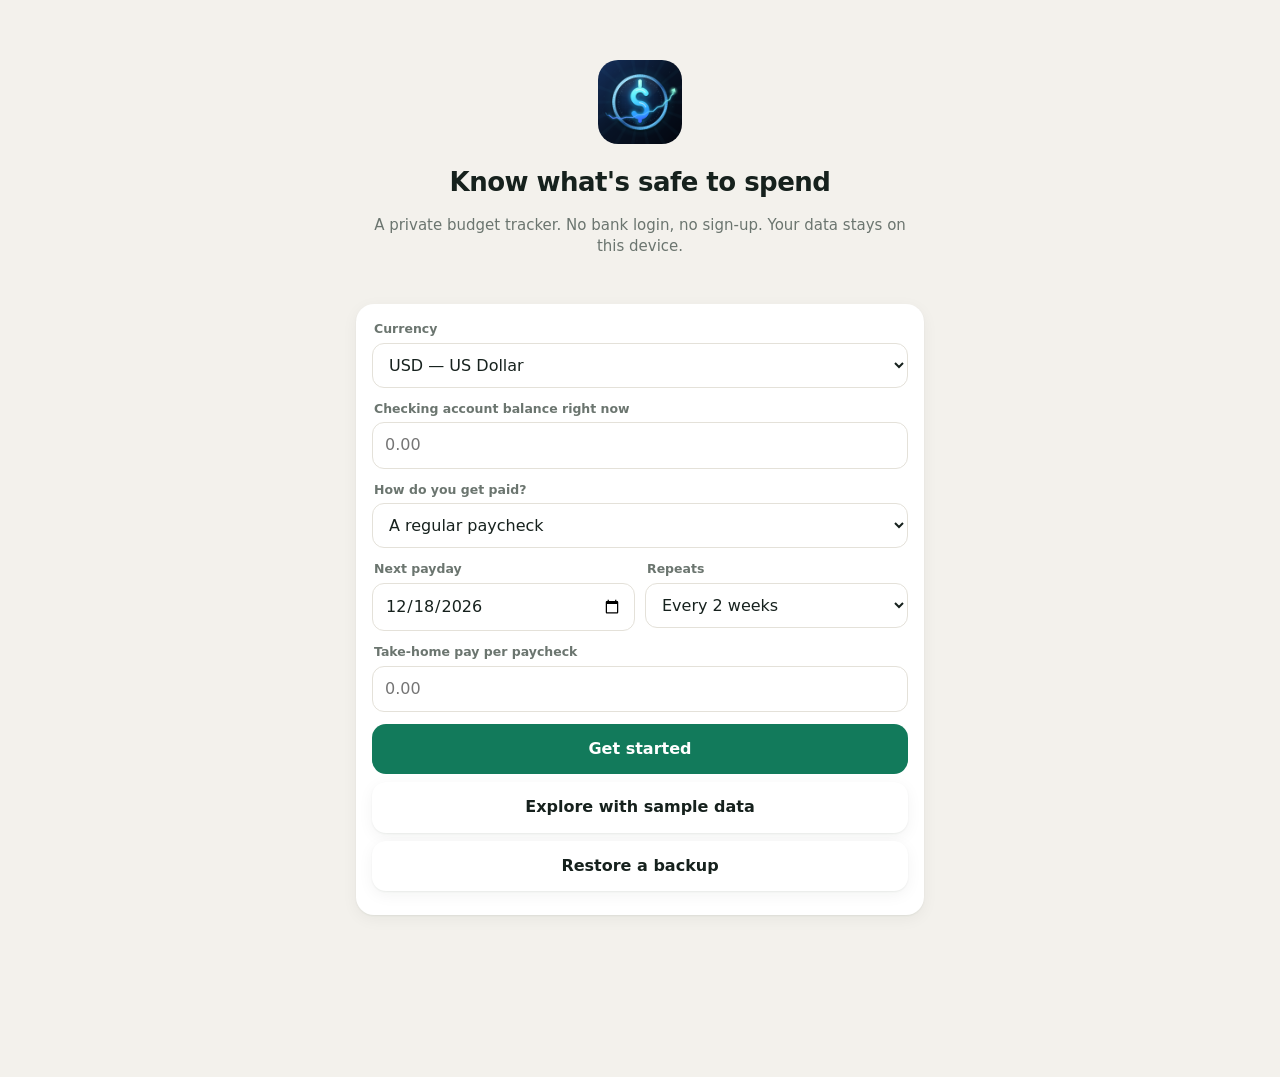
<file: tracker/index.html>
<!doctype html>
<html lang="en">
<head>
<meta charset="utf-8">
<meta name="viewport" content="width=device-width,initial-scale=1,viewport-fit=cover">
<title>Spendable Tracker</title>
<meta name="description" content="Private budget tracker: safe-to-spend, bills, subscriptions, savings and insights.">
<meta name="theme-color" content="#f3f1ec">
<meta name="apple-mobile-web-app-capable" content="yes">
<meta name="mobile-web-app-capable" content="yes">
<meta name="apple-mobile-web-app-status-bar-style" content="default">
<meta name="apple-mobile-web-app-title" content="Spendable">
<meta property="og:title" content="Spendable Tracker">
<meta property="og:description" content="Know what's safe to spend, every day. Private budget tracker: bills, subscriptions, savings and insights.">
<meta property="og:image" content="https://owenpkemp-hub.github.io/spendable-deluxe/tracker/cover.png">
<meta property="og:url" content="https://owenpkemp-hub.github.io/spendable-deluxe/tracker/">
<meta name="twitter:card" content="summary_large_image">
<link rel="manifest" href="manifest.webmanifest">
<link rel="icon" href="icons/favicon-32.png" sizes="32x32">
<link rel="icon" href="icons/icon.svg" type="image/svg+xml">
<link rel="apple-touch-icon" href="icons/apple-touch-icon.png">
<link rel="stylesheet" href="styles.css">
</head>
<body>
<div id="app">
  <header id="top"></header>
  <main id="view"></main>
</div>
<nav id="tabs" aria-label="Main"></nav>
<button id="fab" aria-label="Add transaction" data-act="new-tx"><svg viewBox="0 0 24 24" aria-hidden="true"><path d="M12 5v14M5 12h14"/></svg></button>
<div id="sheets"></div>
<div id="toast" role="status" aria-live="polite"></div>
<script src="core.js"></script>
<script src="charts.js"></script>
<script src="views.js"></script>
<script src="sheets.js"></script>
<script src="main.js"></script>
</body>
</html>
</file>
<file: tracker/styles.css>
:root {
  --bg: #f3f1ec; --card: #ffffff; --card2: #f8f6f2; --ink: #16211d; --muted: #6b756f; --line: #e4e1d9;
  --accent: #127a5b; --accent-ink: #ffffff; --accent-soft: #dcefe7;
  --neg: #c9412f; --neg-soft: #fbe4e0; --warn: #b57a0c; --warn-soft: #f8ecd2;
  --c1: #127a5b; --c2: #e0893a; --c3: #4a6fd8; --c4: #c4497a; --c5: #8a6bd1; --c6: #2a9ea3; --c7: #a8952f; --c8: #7d8a84;
  --shadow: 0 1px 2px rgba(20,30,25,.06), 0 4px 16px rgba(20,30,25,.05);
  --radius: 18px; --seg-on: #ffffff;
  color-scheme: light;
}
@media (prefers-color-scheme: dark) {
  :root:not([data-theme="light"]) {
    --bg: #0e1311; --card: #171e1b; --card2: #1d2522; --ink: #e9efec; --muted: #93a09a; --line: #27312d;
    --accent: #3fcf9b; --accent-ink: #05261a; --accent-soft: #163329;
    --neg: #ff7b6b; --neg-soft: #3a1d19; --warn: #f2b84b; --warn-soft: #3a2d12;
    --c1: #3fcf9b; --c2: #f0a25a; --c3: #7c9cff; --c4: #ee7aa6; --c5: #b39bff; --c6: #4fd0d4; --c7: #d9c55a; --c8: #9aa7a1;
    --shadow: none; color-scheme: dark; --seg-on: #34403b;
  }
}
:root[data-theme="dark"] {
  --bg: #0e1311; --card: #171e1b; --card2: #1d2522; --ink: #e9efec; --muted: #93a09a; --line: #27312d;
  --accent: #3fcf9b; --accent-ink: #05261a; --accent-soft: #163329;
  --neg: #ff7b6b; --neg-soft: #3a1d19; --warn: #f2b84b; --warn-soft: #3a2d12;
  --c1: #3fcf9b; --c2: #f0a25a; --c3: #7c9cff; --c4: #ee7aa6; --c5: #b39bff; --c6: #4fd0d4; --c7: #d9c55a; --c8: #9aa7a1;
  --shadow: none; color-scheme: dark; --seg-on: #34403b;
}
* { box-sizing: border-box; -webkit-tap-highlight-color: transparent; }
html, body { margin: 0; background: var(--bg); color: var(--ink); }
body { font: 15px/1.4 -apple-system, BlinkMacSystemFont, "SF Pro Text", "Segoe UI", Roboto, system-ui, sans-serif; -webkit-font-smoothing: antialiased; overflow-x: hidden; }
button, input, select, textarea { font: inherit; color: inherit; }
button { cursor: pointer; }
.num { font-variant-numeric: tabular-nums; }
#app { max-width: 600px; margin: 0 auto; padding: env(safe-area-inset-top) 16px calc(150px + env(safe-area-inset-bottom)); }
#top { display: flex; align-items: center; gap: 8px; padding: 14px 0 6px; }
#top h1 { font-size: 28px; letter-spacing: -.02em; margin: 0; flex: 1; font-weight: 750; }
#top .sub { color: var(--muted); font-size: 13px; font-weight: 500; }
.icon-btn { width: 38px; height: 38px; border-radius: 50%; border: 0; background: var(--card); box-shadow: var(--shadow); display: grid; place-items: center; font-size: 17px; flex: none; }
.icon-btn svg { width: 19px; height: 19px; stroke: currentColor; fill: none; stroke-width: 2; stroke-linecap: round; stroke-linejoin: round; }

#tabs { position: fixed; left: 0; right: 0; bottom: 0; z-index: 20; display: flex; justify-content: center; padding: 8px 8px calc(8px + env(safe-area-inset-bottom)); background: color-mix(in srgb, var(--bg) 82%, transparent); backdrop-filter: blur(18px); -webkit-backdrop-filter: blur(18px); border-top: 1px solid var(--line); }
#tabs .inner { display: flex; width: 100%; max-width: 600px; }
#tabs button { flex: 1 1 0; min-width: 0; border: 0; background: none; display: flex; flex-direction: column; align-items: center; justify-content: center; gap: 3px; font-size: 10.5px; font-weight: 600; color: var(--muted); padding: 4px 0; }
#tabs button svg { width: 23px; height: 23px; stroke: currentColor; fill: none; stroke-width: 1.8; stroke-linecap: round; stroke-linejoin: round; }
#tabs button.on { color: var(--accent); }
#tabs:empty, body.onboarding #tabs, body.onboarding #fab { display: none; }
#fab { position: fixed; z-index: 21; right: max(16px, calc(50% - 284px)); bottom: calc(80px + env(safe-area-inset-bottom)); width: 56px; height: 56px; border-radius: 18px; border: 0; padding: 0; display: grid; place-items: center; background: var(--accent); color: var(--accent-ink); box-shadow: 0 8px 24px color-mix(in srgb, var(--accent) 40%, transparent), 0 2px 6px rgba(0,0,0,.15); transition: transform .15s; }
#fab svg { width: 26px; height: 26px; stroke: currentColor; stroke-width: 2.6; stroke-linecap: round; fill: none; display: block; }
#fab:active { transform: scale(.92); }

.card { background: var(--card); border-radius: var(--radius); box-shadow: var(--shadow); padding: 16px; margin: 12px 0; }
.card.flush { padding: 6px 0; }
.card h2, .sec-h { font-size: 13px; font-weight: 650; text-transform: uppercase; letter-spacing: .05em; color: var(--muted); margin: 0 0 10px; display: flex; align-items: center; gap: 8px; }
.card.flush h2 { padding: 10px 16px 0; }
.sec-h { margin: 22px 4px 8px; }
.sec-h .link, .card h2 .link { margin-left: auto; text-transform: none; letter-spacing: 0; font-size: 14px; color: var(--accent); background: none; border: 0; padding: 0; font-weight: 600; }
.muted { color: var(--muted); }
.small { font-size: 13px; }
.neg { color: var(--neg); }
.pos { color: var(--accent); }
.warn { color: var(--warn); }
.row { display: flex; align-items: center; gap: 10px; }
.grow { flex: 1; min-width: 0; }
.ellipsis { white-space: nowrap; overflow: hidden; text-overflow: ellipsis; }
.right { text-align: right; }

/* Hero */
.hero { cursor: pointer; background: linear-gradient(150deg, var(--accent), color-mix(in srgb, var(--accent) 70%, #0b2e24)); color: var(--accent-ink); border-radius: 24px; padding: 20px; margin: 10px 0 12px; position: relative; overflow: hidden; }
:root[data-theme="dark"] .hero { background: linear-gradient(150deg, #1b4a3a, #10251e); color: var(--ink); }
@media (prefers-color-scheme: dark) { :root:not([data-theme="light"]) .hero { background: linear-gradient(150deg, #1b4a3a, #10251e); color: var(--ink); } }
.hero .label { font-size: 13px; font-weight: 600; opacity: .85; display: flex; align-items: center; justify-content: space-between; }
.hero .label .info { width: 22px; height: 22px; border-radius: 50%; background: rgba(255,255,255,.16); display: grid; place-items: center; font-size: 12px; font-weight: 700; }
.hero .big { font-size: 46px; font-weight: 780; letter-spacing: -.03em; line-height: 1.05; margin: 4px 0 2px; }
.hero .per { font-size: 15px; font-weight: 600; opacity: .95; }
.hero .per2 { font-size: 13px; opacity: .75; margin-top: 2px; }
.hero .meta { display: grid; grid-template-columns: repeat(3, 1fr); gap: 8px; margin-top: 14px; }
.hero .stat { background: rgba(255,255,255,.13); border-radius: 12px; padding: 8px 10px; min-width: 0; }
.hero .stat .k { font-size: 11px; font-weight: 600; opacity: .8; }
.hero .stat .v { font-size: 15px; font-weight: 700; white-space: nowrap; overflow: hidden; text-overflow: ellipsis; }
.hero .math { margin-top: 12px; font-size: 13px; line-height: 1.7; background: rgba(0,0,0,.14); border-radius: 12px; padding: 10px 12px; }
.hero .math div { display: flex; justify-content: space-between; gap: 10px; }
.hero .math .tot { border-top: 1px solid rgba(255,255,255,.25); margin-top: 4px; padding-top: 4px; font-weight: 700; }
.hero .bar { height: 8px; border-radius: 6px; background: rgba(255,255,255,.18); margin-top: 14px; overflow: hidden; display: flex; }
.hero .bar i { display: block; height: 100%; }
.hero.negative { background: linear-gradient(150deg, #b8402f, #6e2118); color: #fff; }

.kpis { display: grid; grid-template-columns: repeat(3, 1fr); gap: 8px; }
.kpi { background: var(--card); border-radius: 14px; padding: 10px 12px; box-shadow: var(--shadow); }
.kpi .k { font-size: 11.5px; color: var(--muted); font-weight: 600; white-space: nowrap; overflow: hidden; text-overflow: ellipsis; }
.kpi .v { white-space: nowrap; overflow: hidden; text-overflow: ellipsis; }
.kpi .v { font-size: 16px; font-weight: 700; margin-top: 2px; }

.chips { display: flex; gap: 8px; overflow-x: auto; margin: 0 -16px; padding: 2px 16px 6px; scroll-padding: 0 16px; scrollbar-width: none; -webkit-overflow-scrolling: touch; }
.chips::after { content: ""; flex: 0 0 8px; }
.chips::-webkit-scrollbar { display: none; }
.chip { flex: none; border: 1px solid var(--line); background: var(--card); border-radius: 999px; padding: 7px 13px; font-size: 14px; font-weight: 600; white-space: nowrap; }
.chip.on { background: var(--ink); color: var(--bg); border-color: var(--ink); }
.chip.quick { box-shadow: var(--shadow); border-color: transparent; }

/* lists */
.list { list-style: none; margin: 0; padding: 0; }
.item { display: flex; align-items: center; gap: 12px; padding: 11px 16px; position: relative; }
.item + .item::before { content: ""; position: absolute; top: 0; right: 0; left: 64px; border-top: 1px solid var(--line); }
.item.tap { cursor: pointer; }
.emoji { width: 38px; height: 38px; border-radius: 12px; background: var(--card2); display: grid; place-items: center; font-size: 19px; flex: none; }
.item .t { font-weight: 600; }
.item .s { font-size: 12.5px; color: var(--muted); }
.amt { font-weight: 650; white-space: nowrap; }
.badge { display: inline-block; font-size: 11px; font-weight: 700; padding: 2px 7px; border-radius: 999px; background: var(--card2); color: var(--muted); vertical-align: 1px; }
.badge.warn { background: var(--warn-soft); color: var(--warn); }
.badge.acc { background: var(--accent-soft); color: var(--accent); }
.badge.neg { background: var(--neg-soft); color: var(--neg); }
.tag { color: var(--accent); font-size: 12px; font-weight: 600; }
.mini-btn { border: 0; background: var(--accent-soft); color: var(--accent); font-weight: 700; font-size: 12.5px; border-radius: 999px; padding: 6px 11px; white-space: nowrap; }
.mini-btn.neg { background: var(--neg-soft); color: var(--neg); }
.day-h { display: flex; justify-content: space-between; padding: 14px 4px 6px; font-size: 13px; font-weight: 650; color: var(--muted); }
.empty { text-align: center; color: var(--muted); padding: 28px 16px; }
.empty .e { font-size: 34px; }

/* swipe */
.swipe { position: relative; overflow: hidden; }
.swipe .acts { position: absolute; inset: 0; display: flex; justify-content: space-between; }
.swipe .acts button { border: 0; color: #fff; font-weight: 700; padding: 0 22px; }
.swipe .acts .del { background: var(--neg); margin-left: auto; }
.swipe .acts .proc { background: var(--accent); color: var(--accent-ink); }
.swipe .front { position: relative; background: var(--card); transition: transform .2s ease; touch-action: pan-y; }
.swipe.dragging .front { transition: none; }
.check { width: 22px; height: 22px; border-radius: 50%; border: 2px solid var(--line); flex: none; display: grid; place-items: center; font-size: 13px; color: var(--accent-ink); }
.check.on { background: var(--accent); border-color: var(--accent); }

/* progress */
.prog { height: 8px; background: var(--card2); border-radius: 6px; overflow: hidden; margin-top: 7px; }
.prog i { display: block; height: 100%; background: var(--accent); border-radius: 6px; }
.prog i.over { background: var(--neg); }
.prog i.near { background: var(--warn); }

/* segmented */
.seg { display: flex; background: var(--card2); border-radius: 12px; padding: 3px; gap: 2px; }
.seg button { flex: 1; border: 0; background: none; border-radius: 9px; padding: 7px 6px; font-weight: 650; font-size: 13.5px; color: var(--muted); }
.seg button.on { background: var(--seg-on); color: var(--ink); box-shadow: 0 1px 3px rgba(0,0,0,.12); }
.nav-row { display: flex; align-items: center; gap: 8px; margin: 10px 0; }
.nav-row .title { flex: 1; text-align: center; font-weight: 700; }
.arrow { width: 34px; height: 34px; border-radius: 50%; border: 0; background: var(--card); box-shadow: var(--shadow); font-size: 16px; font-weight: 700; }
.arrow:disabled { opacity: .35; }

/* charts */
.chart { width: 100%; display: block; overflow: visible; touch-action: pan-y; }
.chart text { fill: var(--muted); font-size: 10px; }
.legend { display: grid; gap: 6px; margin-top: 8px; }
.legend .li { display: flex; align-items: center; gap: 8px; font-size: 13.5px; }
.legend .dot { width: 10px; height: 10px; border-radius: 3px; flex: none; }
.insight-btn { margin-left: auto; border: 0; background: var(--accent-soft); color: var(--accent); font-size: 12px; font-weight: 700; border-radius: 999px; padding: 4px 10px; text-transform: none; letter-spacing: 0; }
.insight { background: var(--accent-soft); color: var(--ink); border-radius: 12px; padding: 10px 12px; font-size: 14px; margin-top: 12px; display: flex; gap: 8px; }
.readout { font-size: 13px; color: var(--muted); min-height: 20px; }
.readout b { color: var(--ink); font-size: 22px; letter-spacing: -.02em; display: block; }
.bench { position: relative; height: 12px; background: var(--card2); border-radius: 8px; margin: 12px 0 4px; }
.bench i { position: absolute; left: 0; top: 0; bottom: 0; border-radius: 8px; background: var(--accent); }
.bench .mark { position: absolute; top: -4px; bottom: -4px; width: 2px; background: var(--ink); opacity: .6; }
.stack { display: flex; height: 14px; border-radius: 8px; overflow: hidden; background: var(--card2); }
.stack i { display: block; height: 100%; }

/* calendar */
.cal { display: grid; grid-template-columns: repeat(7, 1fr); gap: 4px; }
.cal .dow { font-size: 11px; color: var(--muted); text-align: center; font-weight: 700; padding-bottom: 4px; }
.cal .d { aspect-ratio: 1 / 1.1; border-radius: 10px; background: var(--card2); border: 0; padding: 4px 2px; display: flex; flex-direction: column; align-items: center; gap: 1px; font-size: 13px; font-weight: 600; min-width: 0; }
.cal .d.out { opacity: .3; }
.cal .d.today { outline: 2px solid var(--accent); }
.cal .d.sel { background: var(--ink); color: var(--bg); }
.cal .d .x { font-size: 9px; font-weight: 700; color: var(--neg); max-width: 100%; overflow: hidden; }
.cal .d .dots { display: flex; gap: 2px; }
.cal .d .dots i { width: 5px; height: 5px; border-radius: 50%; background: var(--warn); }
.cal .d .dots i.inc { background: var(--accent); }

/* sheets */
#sheets .backdrop { position: fixed; inset: 0; background: rgba(0,0,0,.38); z-index: 40; animation: fade .2s; }
.sheet { position: fixed; z-index: 41; left: 0; right: 0; bottom: 0; margin: 0 auto; max-width: 600px; max-height: 94vh; max-height: 94dvh; overflow-y: auto; background: var(--bg); border-radius: 22px 22px 0 0; padding: 0 16px calc(24px + env(safe-area-inset-bottom)); animation: up .26s cubic-bezier(.2,.8,.2,1); overscroll-behavior: contain; }
.sheet .grab { width: 40px; height: 5px; border-radius: 3px; background: var(--line); margin: 0 auto; position: relative; top: 8px; }
.sheet .drag-zone { touch-action: none; position: sticky; top: 0; z-index: 4; background: var(--bg); margin: 0 -16px; padding: 0 16px; }
.sheet { transition: transform .22s ease; }
.sheet.dragging { transition: none; }
.sheet-foot { position: sticky; bottom: calc(-24px - env(safe-area-inset-bottom)); margin: 8px -16px calc(-24px - env(safe-area-inset-bottom)); padding: 12px 16px calc(14px + env(safe-area-inset-bottom)); background: linear-gradient(to bottom, transparent, var(--bg) 24%); z-index: 3; }
.sheet-foot .btn { margin: 0; box-shadow: 0 6px 18px color-mix(in srgb, var(--accent) 30%, transparent); }
.sheet-h { display: flex; align-items: center; gap: 8px; background: var(--bg); padding: 10px 0; }
.sheet-h h3 { flex: 1; min-width: 0; margin: 0; font-size: 17px; text-align: center; white-space: nowrap; overflow: hidden; text-overflow: ellipsis; }
.sheet-h button { border: 0; background: none; color: var(--accent); font-weight: 650; font-size: 15.5px; padding: 8px 2px; width: 76px; flex: none; text-align: left; white-space: nowrap; }
.sheet-h button.r { text-align: right; }
@keyframes up { from { transform: translateY(100%); } }
@keyframes fade { from { opacity: 0; } }

.field { display: block; margin: 0 0 12px; }
.field > span { display: block; font-size: 12.5px; font-weight: 650; color: var(--muted); margin: 0 0 5px 2px; }
.input, select.input, textarea.input { width: 100%; border: 1px solid var(--line); background: var(--card); border-radius: 12px; padding: 11px 12px; outline: none; font-size: 16px; }
.input:focus { border-color: var(--accent); }
.amount-in { width: 100%; border: 0; background: none; font-size: 48px; font-weight: 760; text-align: center; letter-spacing: -.03em; outline: none; padding: 8px 0 4px; }
.amount-cur { text-align: center; color: var(--muted); font-size: 13px; font-weight: 600; }
.two { display: grid; grid-template-columns: 1fr 1fr; gap: 10px; }
.cat-grid { display: grid; grid-template-columns: repeat(4, 1fr); gap: 8px; margin: 6px 0 12px; }
.cat-grid button { border: 1px solid transparent; background: var(--card); border-radius: 14px; padding: 9px 4px 7px; display: flex; flex-direction: column; align-items: center; gap: 3px; font-size: 11.5px; font-weight: 600; box-shadow: var(--shadow); min-width: 0; }
.cat-grid button .em { font-size: 22px; }
.cat-grid button span:last-child { max-width: 100%; line-height: 1.2; min-height: 2.4em; display: -webkit-box; -webkit-line-clamp: 2; -webkit-box-orient: vertical; overflow: hidden; text-align: center; overflow-wrap: break-word; -webkit-hyphens: manual; hyphens: manual; font-size: 10.5px; }
.cat-grid button.on { border-color: var(--accent); background: var(--accent-soft); }
.sugg { display: flex; gap: 6px; flex-wrap: wrap; margin: -4px 0 12px; }
.sugg button { border: 0; background: var(--card2); border-radius: 999px; padding: 5px 10px; font-size: 13px; font-weight: 600; }
.btn { display: block; width: 100%; border: 0; border-radius: 14px; padding: 14px; font-weight: 700; font-size: 16px; background: var(--accent); color: var(--accent-ink); margin: 8px 0; }
.btn.ghost { background: var(--card); color: var(--ink); box-shadow: var(--shadow); }
.btn.danger { background: var(--neg-soft); color: var(--neg); }
.btn:disabled { opacity: .45; }
.toggle { display: flex; align-items: center; gap: 10px; padding: 4px 2px 12px; }
.toggle input { width: 20px; height: 20px; accent-color: var(--accent); }
.hint { font-size: 12.5px; color: var(--muted); text-align: center; margin: 2px 0 10px; }
.more-toggle { border: 0; background: none; color: var(--accent); font-weight: 650; padding: 4px 2px 10px; }
.set-list .item { cursor: pointer; }
.set-list .item .chev { color: var(--muted); }
.code { font-family: ui-monospace, Menlo, monospace; font-size: 12.5px; background: var(--card2); padding: 10px; border-radius: 10px; word-break: break-all; user-select: all; }
.steps { padding-left: 20px; margin: 0; }
.steps li { margin: 0 0 8px; }
table.preview { width: 100%; border-collapse: collapse; font-size: 12.5px; }
table.preview td, table.preview th { padding: 6px 4px; border-bottom: 1px solid var(--line); text-align: left; }
table.preview tr.bad td { color: var(--neg); }

#toast { position: fixed; left: 50%; bottom: calc(146px + env(safe-area-inset-bottom)); width: max-content; line-height: 1.3; transform: translateX(-50%) translateY(20px); background: var(--ink); color: var(--bg); padding: 11px 16px; border-radius: 16px; font-weight: 600; font-size: 14px; box-shadow: 0 8px 24px rgba(0,0,0,.25); opacity: 0; pointer-events: none; transition: .25s; z-index: 60; max-width: calc(100% - 32px); display: flex; gap: 12px; align-items: center; }
#toast.show { opacity: 1; transform: translateX(-50%); pointer-events: auto; }
#toast button { border: 0; background: none; color: var(--accent); font-weight: 750; padding: 0; filter: brightness(1.4); }

.onboard { text-align: center; padding: 40px 8px 20px; }
.onboard img { width: 84px; height: 84px; border-radius: 20px; }
.onboard h2 { font-size: 26px; margin: 14px 0 6px; letter-spacing: -.02em; }

@media (min-width: 700px) {
  .cat-grid { grid-template-columns: repeat(6, 1fr); }
  .kpi .v { font-size: 18px; }
}

/* ===== Interaction polish ===== */
html { touch-action: manipulation; -webkit-text-size-adjust: 100%; }
button, .item.tap, .chip { -webkit-user-select: none; user-select: none; }
.item.tap:active { background: var(--card2); }
.chip:active, .arrow:active, .icon-btn:active { opacity: .65; }
.btn:not(:disabled):active, .mini-btn:active, .cat-grid button:active, .done-btn:active { transform: scale(.96); opacity: .85; }
.btn, .mini-btn, .cat-grid button, .chip, .done-btn { transition: transform .12s, opacity .12s, background .15s; }
:focus-visible { outline: 2px solid var(--accent); outline-offset: 2px; }
body.sheet-open { position: fixed; left: 0; right: 0; overflow: hidden; }
.done-btn { width: 34px; height: 34px; border-radius: 50%; border: 0; flex: none; display: grid; place-items: center; background: var(--accent-soft); color: var(--accent); padding: 0; }
.done-btn svg { width: 18px; height: 18px; stroke: currentColor; stroke-width: 2.6; fill: none; stroke-linecap: round; stroke-linejoin: round; }
.item .amt-col { text-align: right; flex: none; }
.share-ico { width: 15px; height: 15px; vertical-align: -2px; stroke: currentColor; fill: none; stroke-width: 2; stroke-linecap: round; stroke-linejoin: round; }
.search-row { display: flex; gap: 8px; align-items: center; margin: 6px 0 10px; }
.search-row .input { padding-left: 38px; background: var(--card) url("data:image/svg+xml,%3Csvg xmlns='http://www.w3.org/2000/svg' viewBox='0 0 24 24' fill='none' stroke='%238a948f' stroke-width='2' stroke-linecap='round'%3E%3Ccircle cx='11' cy='11' r='7'/%3E%3Cpath d='m20 20-3.5-3.5'/%3E%3C/svg%3E") no-repeat 12px center / 18px; }
.search-row .mini-btn { padding: 10px 14px; font-size: 14px; }
.seg button { white-space: nowrap; overflow: hidden; text-overflow: ellipsis; }
.input:focus-visible, .amount-in:focus-visible { outline: none; }
.amount-in:focus { caret-color: var(--accent); }
#fab.hide { transform: translateY(24px) scale(.6); opacity: 0; pointer-events: none; }
#fab { transition: transform .2s ease, opacity .2s ease; }
body.selecting #fab { display: none; }

/* Fixed-height sheets: switching Expense/Income/Transfer no longer resizes the sheet */
.sheet.tall { height: 92vh; height: 92dvh; display: flex; flex-direction: column; }
.sheet.tall .sheet-b { flex: 1 0 auto; display: flex; flex-direction: column; }
.sheet.tall .sheet-foot { margin-top: auto; }
</file>
